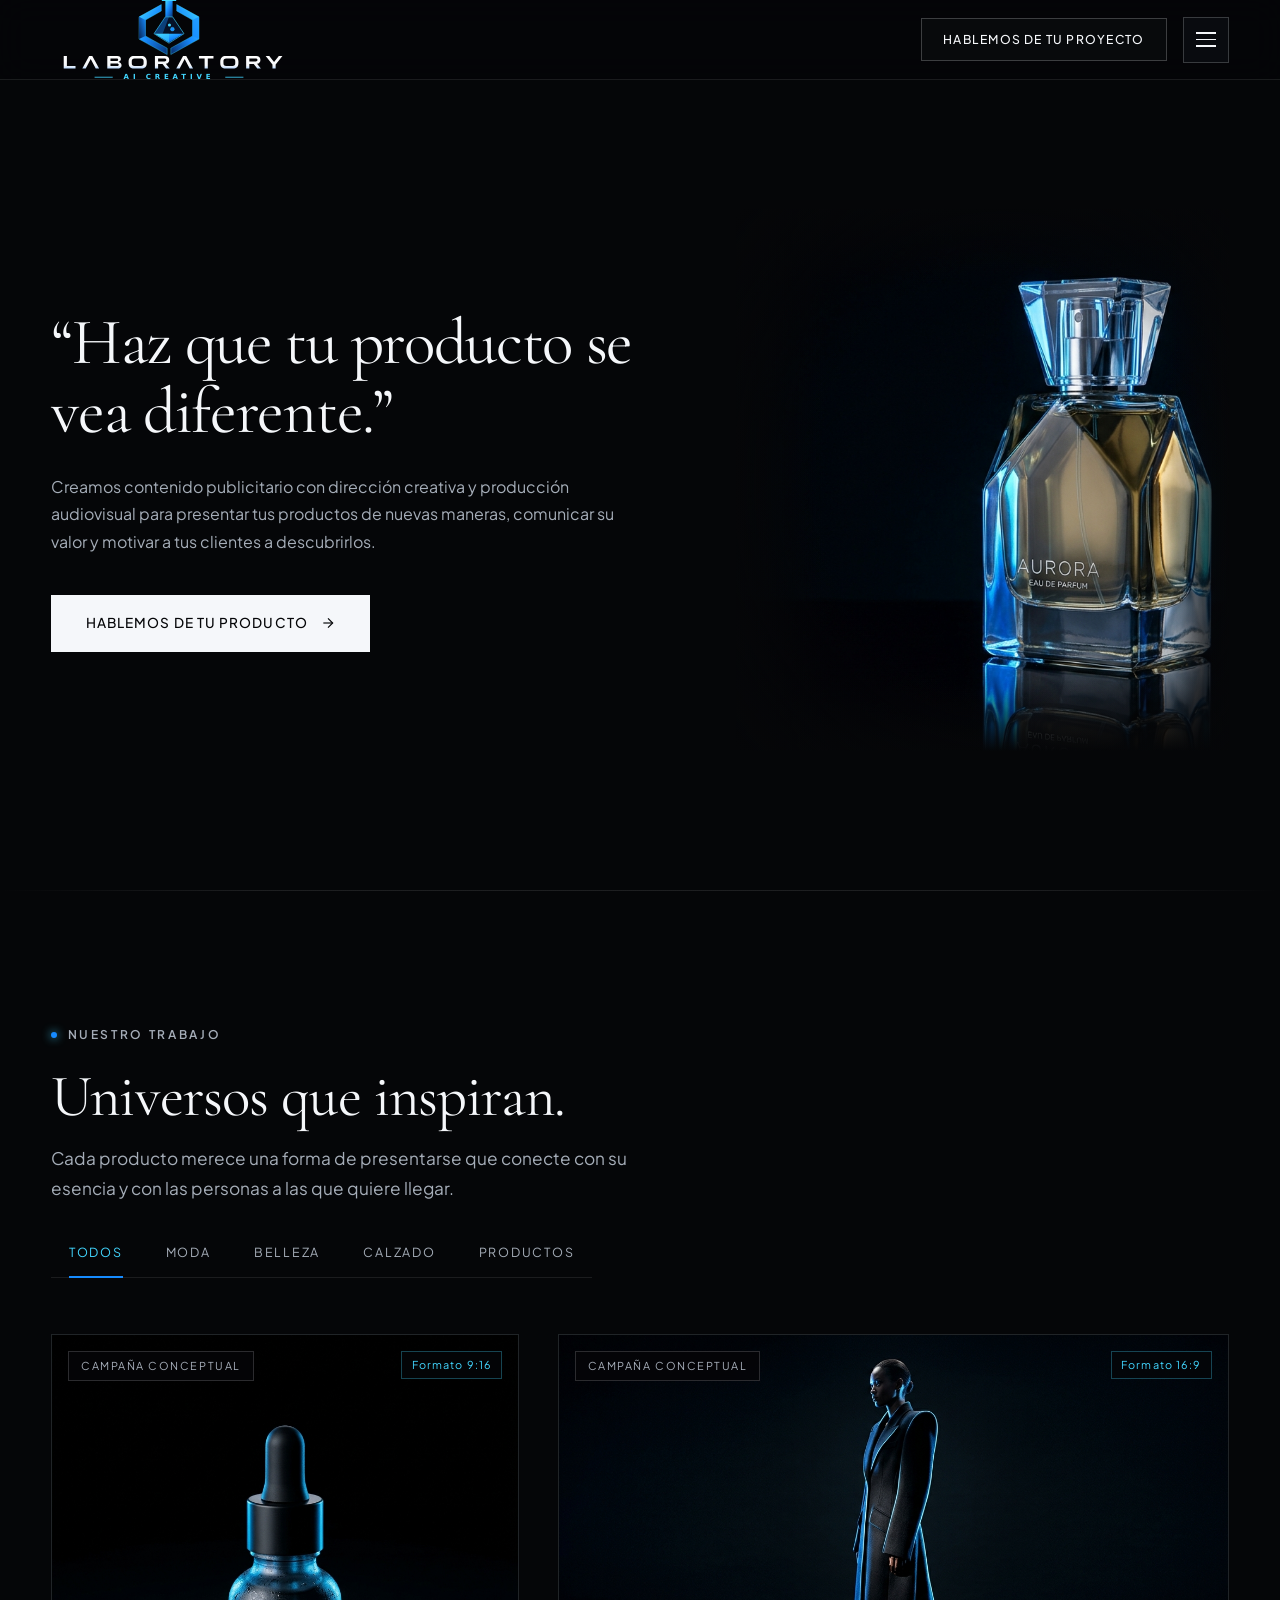
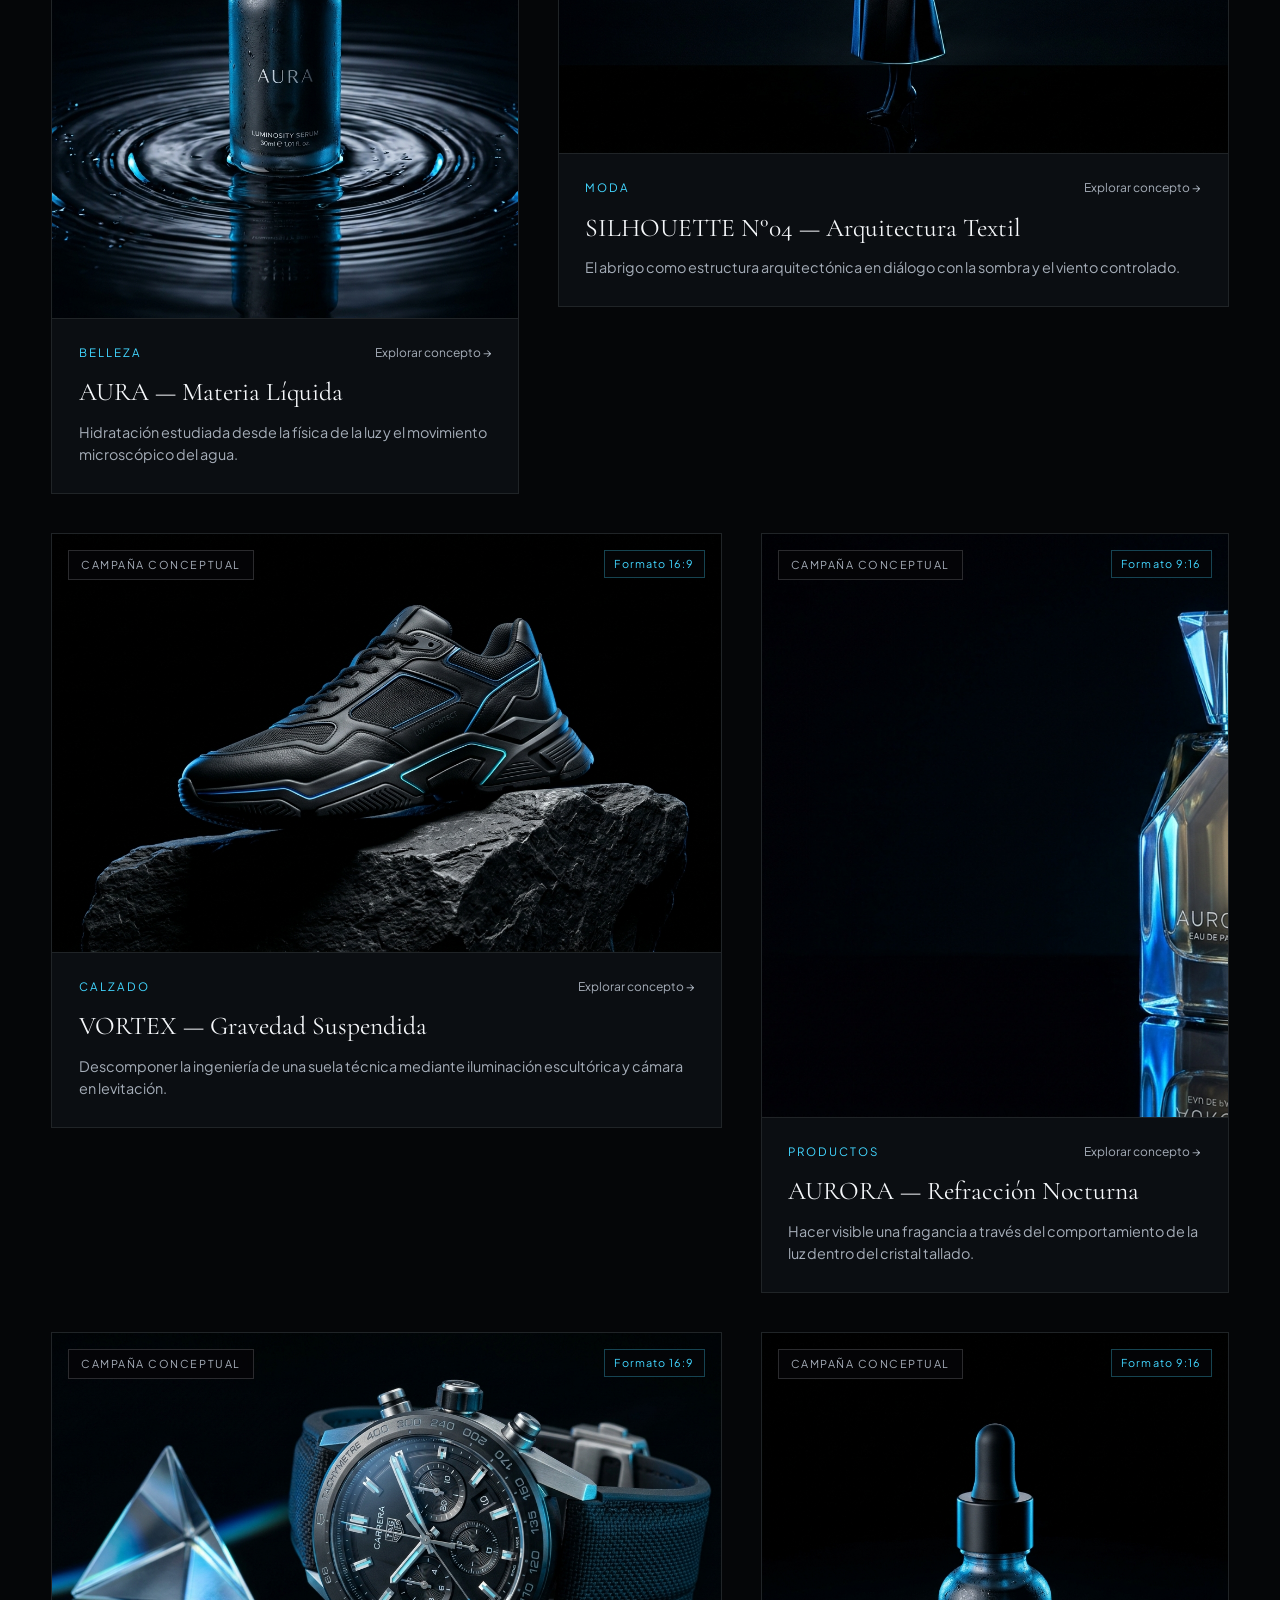
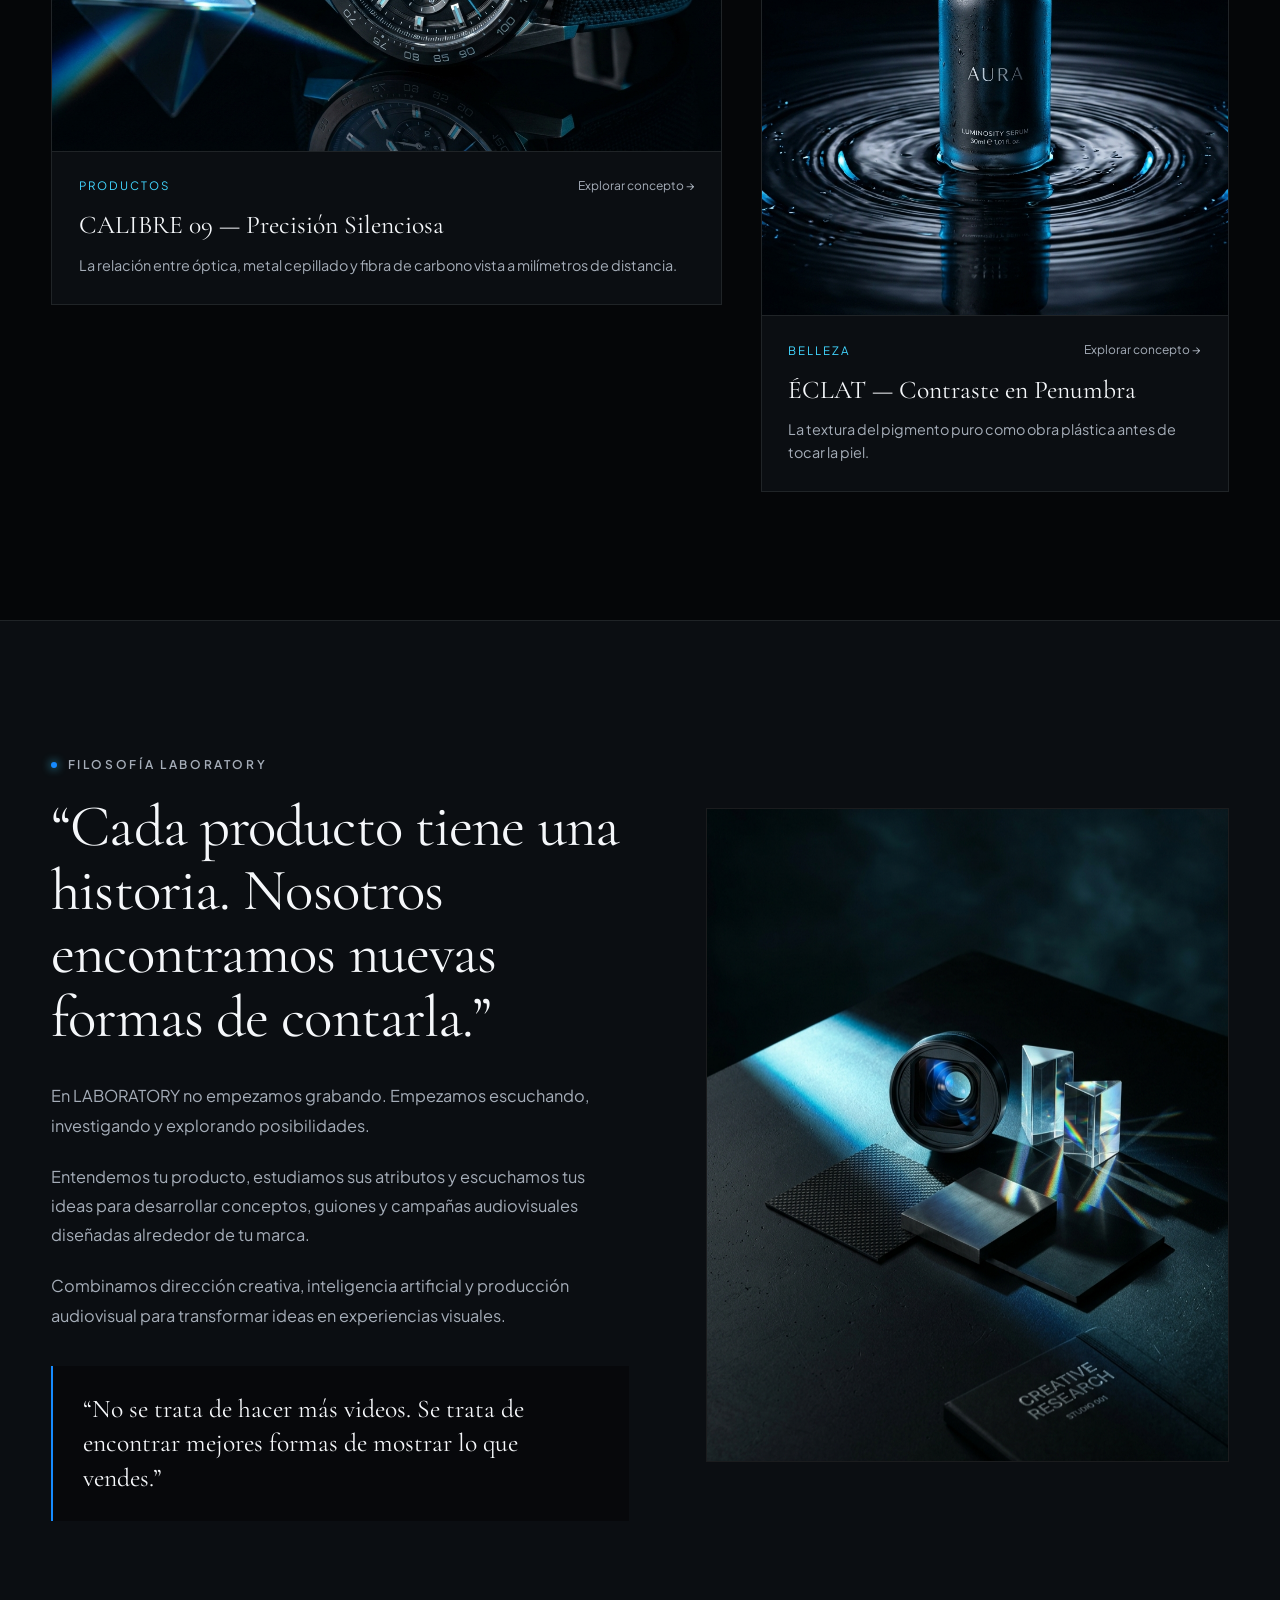
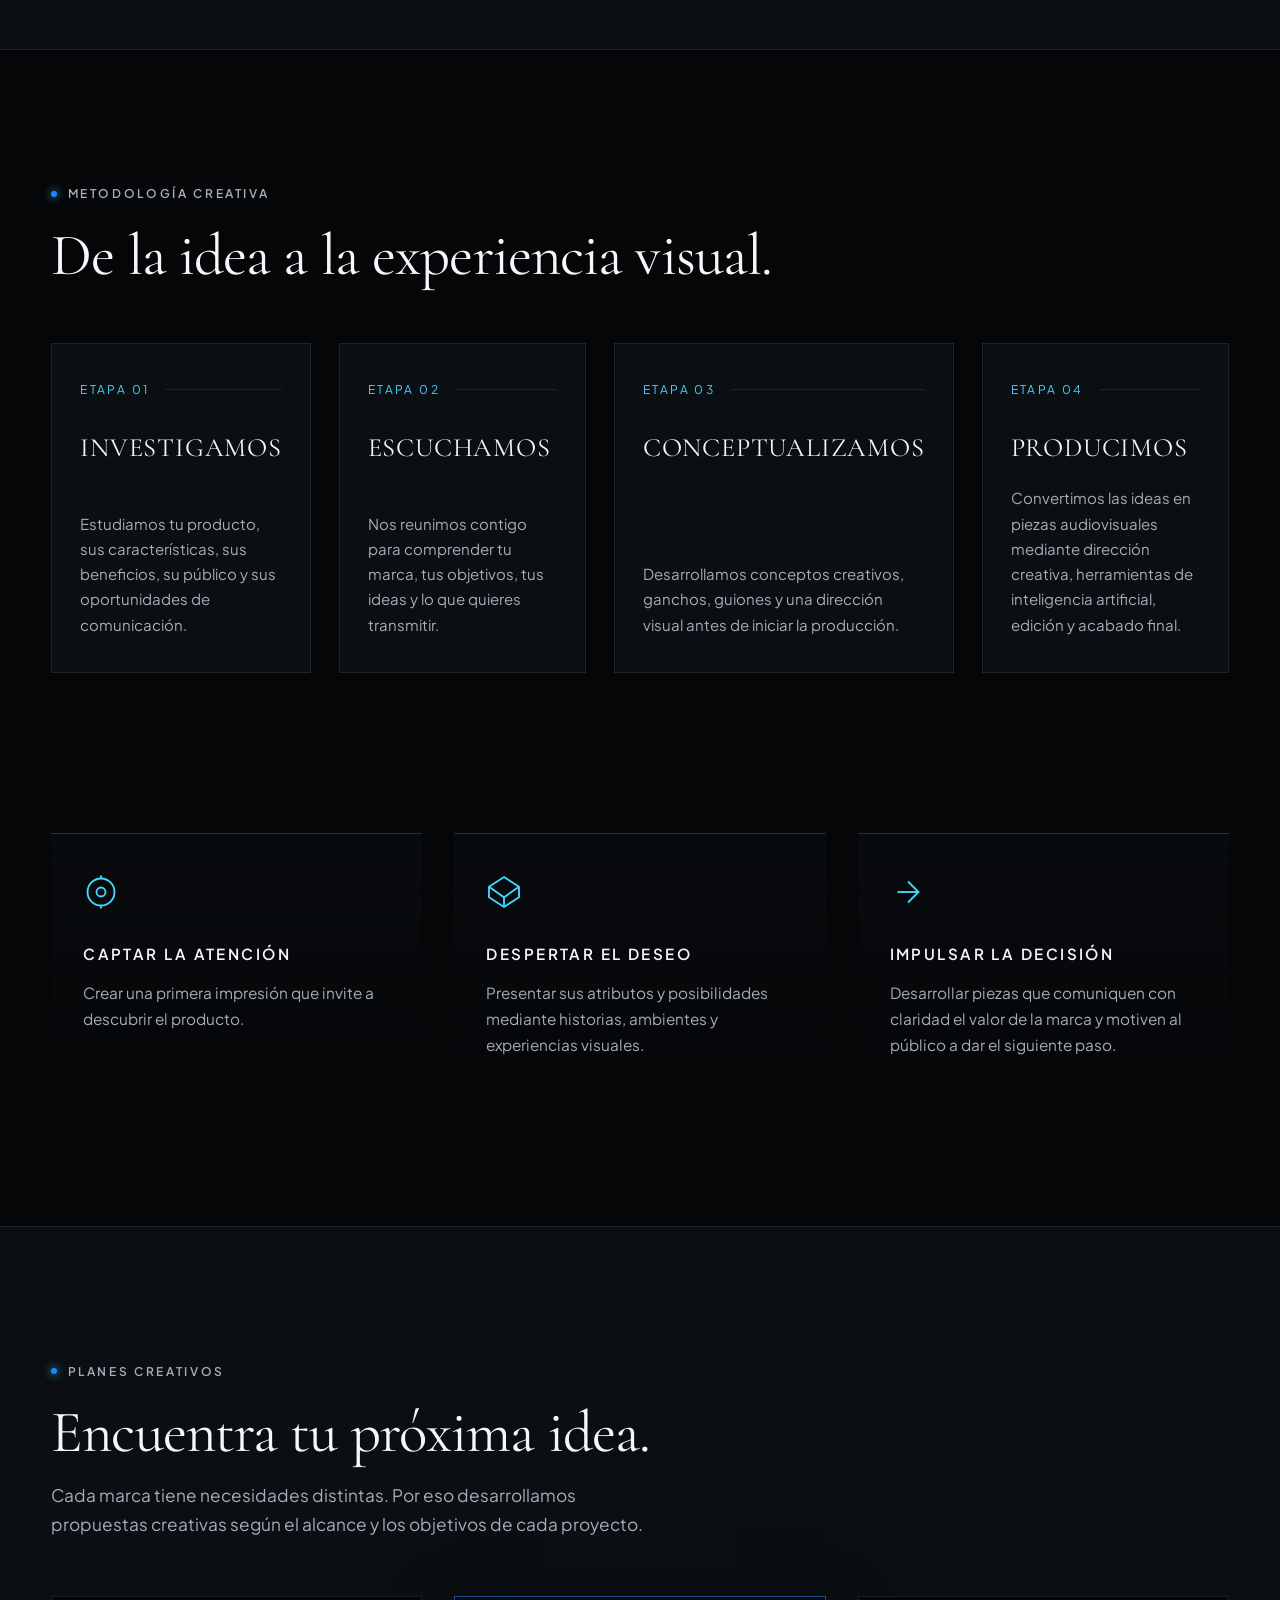
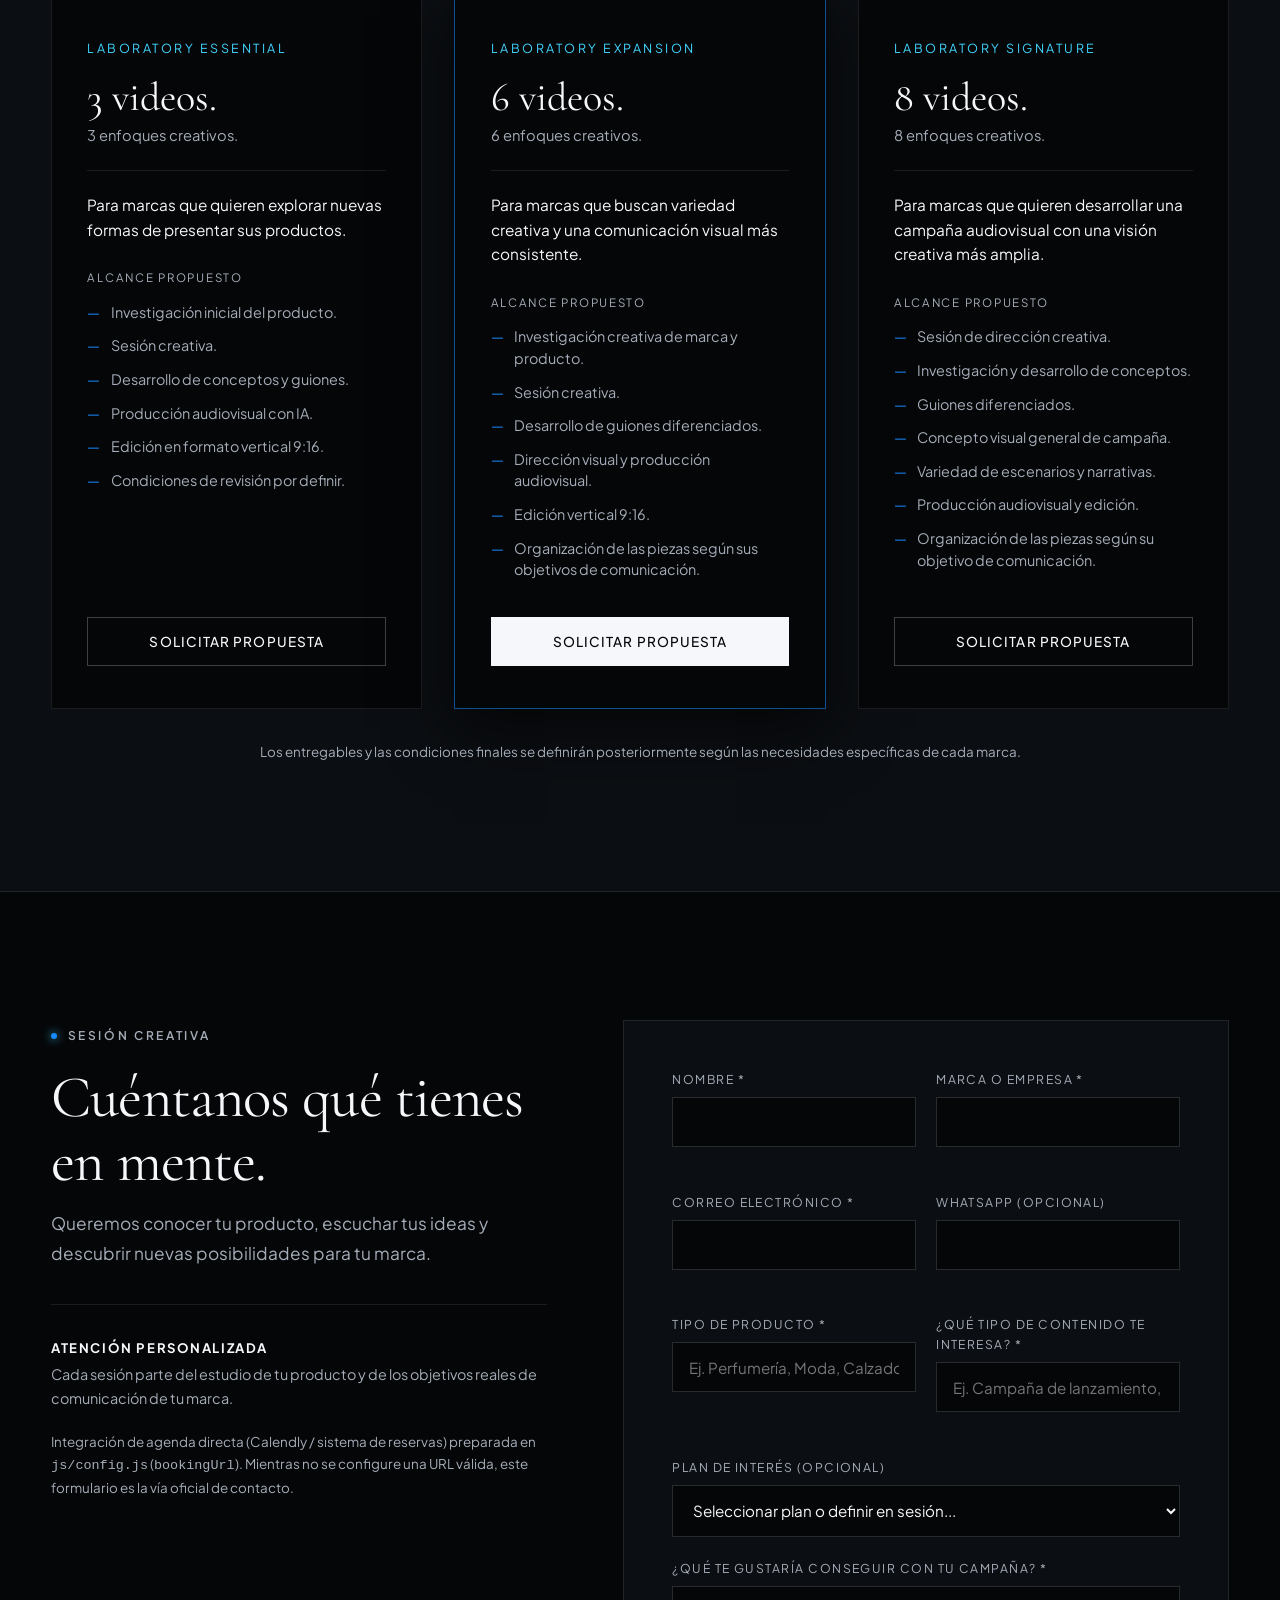
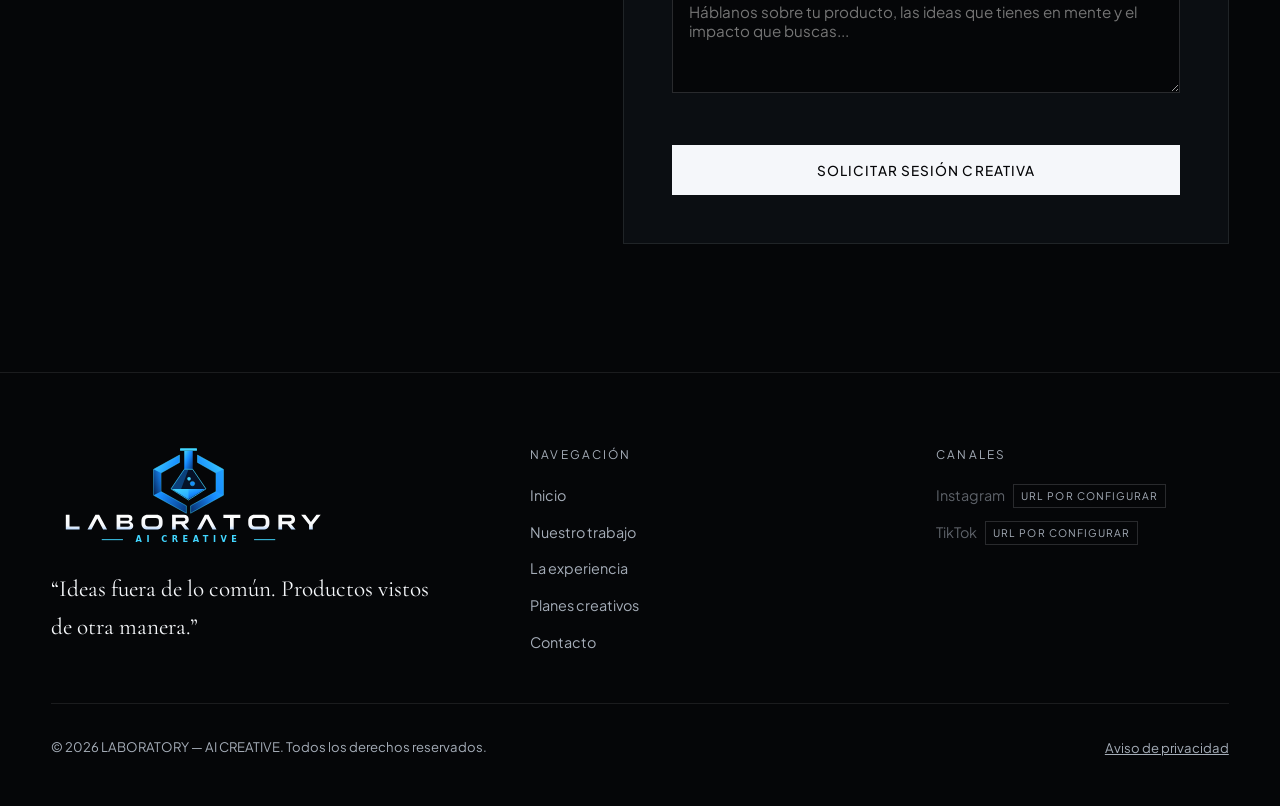
<file: index.html>
<!DOCTYPE html>
<html lang="es">
<head>
  <meta charset="UTF-8" />
  <meta name="viewport" content="width=device-width, initial-scale=1.0" />
  <title>LABORATORY — AI CREATIVE | Dirección Creativa y Producción Audiovisual</title>
  <meta
    name="description"
    content="Cada producto tiene una historia. Nosotros encontramos nuevas formas de contarla. Combinamos dirección creativa, inteligencia artificial y producción audiovisual."
  />
  <meta name="theme-color" content="#050608" />

  <!-- Tipografías Editoriales Contemporáneas -->
  <link rel="preconnect" href="https://fonts.googleapis.com" />
  <link rel="preconnect" href="https://fonts.gstatic.com" crossorigin />
  <link
    href="https://fonts.googleapis.com/css2?family=Cormorant+Garamond:ital,wght@0,400;0,500;0,600;1,400&family=Plus+Jakarta+Sans:wght@300;400;500;600&display=swap"
    rel="stylesheet"
  />

  <link rel="stylesheet" href="css/styles.css" />
</head>
<body>

  <!-- ========================================================================
       1. HEADER MINIMALISTA
       ======================================================================== -->
  <header class="site-header" id="topHeader">
    <div class="container header-inner">
      <a href="#inicio" class="brand-logo-link" aria-label="LABORATORY — AI CREATIVE, Ir a inicio">
        <span class="brand-logo-natural" data-brand-logo>
          <img
            src="assets/logo/logo-laboratory.png"
            alt="LABORATORY — AI CREATIVE"
            class="brand-logo-img"
          />
        </span>
      </a>

      <nav class="nav-desktop" id="primaryNav" aria-label="Navegación principal">
        <a href="#inicio" class="nav-link active">Inicio</a>
        <a href="#portafolio" class="nav-link">Nuestro trabajo</a>
        <a href="#experiencia" class="nav-link">La experiencia</a>
        <a href="#planes" class="nav-link">Planes creativos</a>
        <a href="#contacto" class="nav-link">Contacto</a>
      </nav>

      <div class="header-actions">
        <a href="#contacto" class="btn btn-header btn-header-desktop">
          Hablemos de tu proyecto
        </a>
        <button
          type="button"
          class="mobile-menu-btn"
          id="mobileMenuBtn"
          aria-expanded="false"
          aria-controls="primaryNav"
          aria-label="Abrir menú de navegación"
        >
          <span></span>
          <span></span>
          <span></span>
        </button>
      </div>
    </div>
  </header>

  <main>
    <!-- ======================================================================
         2. HERO PRINCIPAL
         ====================================================================== -->
    <section class="hero-section" id="inicio" aria-labelledby="heroHeadline">
      <div class="container hero-container">
        <div class="hero-layout-grid">
          <!-- Columna Editorial -->
          <div class="hero-editorial-col">
            <h1 class="hero-headline" id="heroHeadline">
              “Haz que tu producto se vea diferente.”
            </h1>

            <p class="hero-subcopy">
              Creamos contenido publicitario con dirección creativa y producción audiovisual para presentar tus productos de nuevas maneras, comunicar su valor y motivar a tus clientes a descubrirlos.
            </p>

            <div class="hero-cta-group">
              <a href="#contacto" class="btn btn-primary hero-primary-cta">
                <span>Hablemos de tu producto</span>
                <svg width="16" height="16" viewBox="0 0 24 24" fill="none" stroke="currentColor" stroke-width="1.75" aria-hidden="true">
                  <line x1="5" y1="12" x2="19" y2="12"></line>
                  <polyline points="12 5 19 12 12 19"></polyline>
                </svg>
              </a>
            </div>
          </div>

          <!-- Columna de Imagen Protagonista (Perfume Premium integrada sin superposición) -->
          <div class="hero-visual-col">
            <figure class="hero-product-showcase">
              <canvas
                id="heroFallbackCanvas"
                width="900"
                height="960"
                class="hero-product-canvas"
                aria-hidden="true"
              ></canvas>
              <img
                src="assets/images/hero-perfume.jpg"
                alt="Fotografía publicitaria hiperrealista de un perfume de lujo sobre superficie negra con reflejos azul eléctrico y cian"
                class="hero-product-img"
                width="1200"
                height="900"
                fetchpriority="high"
                onerror="this.style.display='none'"
              />
              <div class="hero-product-blend" aria-hidden="true"></div>
            </figure>
          </div>
        </div>
      </div>
    </section>

    <div class="section-divider" aria-hidden="true"></div>

    <!-- ======================================================================
         3. PORTAFOLIO — NUESTRO TRABAJO
         ====================================================================== -->
    <section class="section" id="portafolio" aria-labelledby="portfolioHeading">
      <div class="container">
        <div class="portfolio-header-row">
          <div>
            <div class="eyebrow">
              <span class="eyebrow-dot"></span>
              <span>Nuestro trabajo</span>
            </div>
            <h2 class="editorial-title" id="portfolioHeading">
              Universos que inspiran.
            </h2>
            <p class="editorial-subtitle" style="margin-top: 1rem;">
              Cada producto merece una forma de presentarse que conecte con su esencia y con las personas a las que quiere llegar.
            </p>
          </div>

          <!-- Filtros de categoría -->
          <div class="portfolio-filters" role="tablist" aria-label="Filtrar proyectos por categoría">
            <button type="button" class="filter-tab active" data-category="Todos" role="tab" aria-selected="true">
              Todos
            </button>
            <button type="button" class="filter-tab" data-category="Moda" role="tab" aria-selected="false">
              Moda
            </button>
            <button type="button" class="filter-tab" data-category="Belleza" role="tab" aria-selected="false">
              Belleza
            </button>
            <button type="button" class="filter-tab" data-category="Calzado" role="tab" aria-selected="false">
              Calzado
            </button>
            <button type="button" class="filter-tab" data-category="Productos" role="tab" aria-selected="false">
              Productos
            </button>
          </div>
        </div>

        <!-- Galería Editorial Asimétrica renderizada desde js/portfolio-data.js -->
        <div class="portfolio-editorial-grid" id="portfolioGrid"></div>
      </div>
    </section>

    <!-- ======================================================================
         4. FILOSOFÍA DE MARCA (LA EXPERIENCIA)
         ====================================================================== -->
    <section class="section philosophy-section" id="experiencia" aria-labelledby="philosophyHeading">
      <div class="container philosophy-grid">
        <div class="philosophy-narrative">
          <div class="eyebrow">
            <span class="eyebrow-dot"></span>
            <span>Filosofía LABORATORY</span>
          </div>

          <h2 class="editorial-title" id="philosophyHeading" style="margin-bottom: 2rem;">
            “Cada producto tiene una historia. Nosotros encontramos nuevas formas de contarla.”
          </h2>

          <p>
            En LABORATORY no empezamos grabando. Empezamos escuchando, investigando y explorando posibilidades.
          </p>
          <p>
            Entendemos tu producto, estudiamos sus atributos y escuchamos tus ideas para desarrollar conceptos, guiones y campañas audiovisuales diseñadas alrededor de tu marca.
          </p>
          <p>
            Combinamos dirección creativa, inteligencia artificial y producción audiovisual para transformar ideas en experiencias visuales.
          </p>

          <blockquote class="philosophy-closing-quote">
            “No se trata de hacer más videos. Se trata de encontrar mejores formas de mostrar lo que vendes.”
          </blockquote>
        </div>

        <div class="philosophy-visual-frame">
          <canvas
            id="philosophyFallbackCanvas"
            width="600"
            height="750"
            style="position:absolute;inset:0;width:100%;height:100%;object-fit:cover;"
            aria-hidden="true"
          ></canvas>
          <img
            src="assets/images/philosophy-studio.jpg"
            alt="Mesa de dirección creativa e investigación óptica en el estudio LABORATORY"
            style="position:relative;z-index:1;"
            width="800"
            height="1000"
            loading="lazy"
            onerror="this.style.display='none'"
          />
        </div>
      </div>
    </section>

    <!-- ======================================================================
         5. METODOLOGÍA CREATIVA
         ====================================================================== -->
    <section class="section" id="metodologia" aria-labelledby="methodologyHeading">
      <div class="container">
        <div class="eyebrow">
          <span class="eyebrow-dot"></span>
          <span>Metodología creativa</span>
        </div>
        <h2 class="editorial-title" id="methodologyHeading">
          De la idea a la experiencia visual.
        </h2>

        <div class="methodology-grid">
          <!-- Etapa 01 -->
          <article class="methodology-step">
            <div>
              <div class="step-num">
                <span>ETAPA 01</span>
                <span class="step-line" aria-hidden="true"></span>
              </div>
              <h3 class="step-title">INVESTIGAMOS</h3>
            </div>
            <p class="step-desc">
              Estudiamos tu producto, sus características, sus beneficios, su público y sus oportunidades de comunicación.
            </p>
          </article>

          <!-- Etapa 02 -->
          <article class="methodology-step">
            <div>
              <div class="step-num">
                <span>ETAPA 02</span>
                <span class="step-line" aria-hidden="true"></span>
              </div>
              <h3 class="step-title">ESCUCHAMOS</h3>
            </div>
            <p class="step-desc">
              Nos reunimos contigo para comprender tu marca, tus objetivos, tus ideas y lo que quieres transmitir.
            </p>
          </article>

          <!-- Etapa 03 -->
          <article class="methodology-step">
            <div>
              <div class="step-num">
                <span>ETAPA 03</span>
                <span class="step-line" aria-hidden="true"></span>
              </div>
              <h3 class="step-title">CONCEPTUALIZAMOS</h3>
            </div>
            <p class="step-desc">
              Desarrollamos conceptos creativos, ganchos, guiones y una dirección visual antes de iniciar la producción.
            </p>
          </article>

          <!-- Etapa 04 -->
          <article class="methodology-step">
            <div>
              <div class="step-num">
                <span>ETAPA 04</span>
                <span class="step-line" aria-hidden="true"></span>
              </div>
              <h3 class="step-title">PRODUCIMOS</h3>
            </div>
            <p class="step-desc">
              Convertimos las ideas en piezas audiovisuales mediante dirección creativa, herramientas de inteligencia artificial, edición y acabado final.
            </p>
          </article>
        </div>
      </div>
    </section>

    <!-- ======================================================================
         6. VALOR CREATIVO
         ====================================================================== -->
    <section class="section value-section" id="valor" aria-label="Valor creativo">
      <div class="container">
        <div class="value-grid">
          <!-- Columna 1 -->
          <article class="value-card">
            <svg class="value-icon" viewBox="0 0 24 24" fill="none" stroke="currentColor" stroke-width="1.25" aria-hidden="true">
              <circle cx="12" cy="12" r="9"></circle>
              <circle cx="12" cy="12" r="3"></circle>
              <line x1="12" y1="1" x2="12" y2="3"></line>
              <line x1="12" y1="21" x2="12" y2="23"></line>
            </svg>
            <h3 class="value-title">CAPTAR LA ATENCIÓN</h3>
            <p class="value-text">
              Crear una primera impresión que invite a descubrir el producto.
            </p>
          </article>

          <!-- Columna 2 -->
          <article class="value-card">
            <svg class="value-icon" viewBox="0 0 24 24" fill="none" stroke="currentColor" stroke-width="1.25" aria-hidden="true">
              <polygon points="12 2 22 8.5 22 15.5 12 22 2 15.5 2 8.5 12 2"></polygon>
              <line x1="12" y1="22" x2="12" y2="15.5"></line>
              <polyline points="22 8.5 12 15.5 2 8.5"></polyline>
            </svg>
            <h3 class="value-title">DESPERTAR EL DESEO</h3>
            <p class="value-text">
              Presentar sus atributos y posibilidades mediante historias, ambientes y experiencias visuales.
            </p>
          </article>

          <!-- Columna 3 -->
          <article class="value-card">
            <svg class="value-icon" viewBox="0 0 24 24" fill="none" stroke="currentColor" stroke-width="1.25" aria-hidden="true">
              <line x1="5" y1="12" x2="19" y2="12"></line>
              <polyline points="12 5 19 12 12 19"></polyline>
            </svg>
            <h3 class="value-title">IMPULSAR LA DECISIÓN</h3>
            <p class="value-text">
              Desarrollar piezas que comuniquen con claridad el valor de la marca y motiven al público a dar el siguiente paso.
            </p>
          </article>
        </div>
      </div>
    </section>

    <!-- ======================================================================
         7. PLANES CREATIVOS
         ====================================================================== -->
    <section class="section plans-section" id="planes" aria-labelledby="plansHeading">
      <div class="container">
        <div class="eyebrow">
          <span class="eyebrow-dot"></span>
          <span>Planes creativos</span>
        </div>
        <h2 class="editorial-title" id="plansHeading">
          Encuentra tu próxima idea.
        </h2>
        <p class="editorial-subtitle" style="margin-top: 1rem;">
          Cada marca tiene necesidades distintas. Por eso desarrollamos propuestas creativas según el alcance y los objetivos de cada proyecto.
        </p>

        <div class="plans-grid">
          <!-- PLAN 1: LABORATORY ESSENTIAL -->
          <article class="plan-card">
            <div>
              <div class="plan-tier-name">LABORATORY ESSENTIAL</div>
              <div class="plan-metrics">
                <div class="plan-videos">3 videos.</div>
                <div class="plan-approaches">3 enfoques creativos.</div>
              </div>
              <p class="plan-summary">
                Para marcas que quieren explorar nuevas formas de presentar sus productos.
              </p>
              <div class="plan-scope-label">Alcance propuesto</div>
              <ul class="plan-scope-list">
                <li>Investigación inicial del producto.</li>
                <li>Sesión creativa.</li>
                <li>Desarrollo de conceptos y guiones.</li>
                <li>Producción audiovisual con IA.</li>
                <li>Edición en formato vertical 9:16.</li>
                <li>Condiciones de revisión por definir.</li>
              </ul>
            </div>
            <button
              type="button"
              class="btn btn-secondary"
              data-select-plan="LABORATORY ESSENTIAL"
              style="width: 100%;"
            >
              Solicitar propuesta
            </button>
          </article>

          <!-- PLAN 2: LABORATORY EXPANSION -->
          <article class="plan-card plan-featured">
            <div>
              <div class="plan-tier-name">LABORATORY EXPANSION</div>
              <div class="plan-metrics">
                <div class="plan-videos">6 videos.</div>
                <div class="plan-approaches">6 enfoques creativos.</div>
              </div>
              <p class="plan-summary">
                Para marcas que buscan variedad creativa y una comunicación visual más consistente.
              </p>
              <div class="plan-scope-label">Alcance propuesto</div>
              <ul class="plan-scope-list">
                <li>Investigación creativa de marca y producto.</li>
                <li>Sesión creativa.</li>
                <li>Desarrollo de guiones diferenciados.</li>
                <li>Dirección visual y producción audiovisual.</li>
                <li>Edición vertical 9:16.</li>
                <li>Organización de las piezas según sus objetivos de comunicación.</li>
              </ul>
            </div>
            <button
              type="button"
              class="btn btn-primary"
              data-select-plan="LABORATORY EXPANSION"
              style="width: 100%;"
            >
              Solicitar propuesta
            </button>
          </article>

          <!-- PLAN 3: LABORATORY SIGNATURE -->
          <article class="plan-card">
            <div>
              <div class="plan-tier-name">LABORATORY SIGNATURE</div>
              <div class="plan-metrics">
                <div class="plan-videos">8 videos.</div>
                <div class="plan-approaches">8 enfoques creativos.</div>
              </div>
              <p class="plan-summary">
                Para marcas que quieren desarrollar una campaña audiovisual con una visión creativa más amplia.
              </p>
              <div class="plan-scope-label">Alcance propuesto</div>
              <ul class="plan-scope-list">
                <li>Sesión de dirección creativa.</li>
                <li>Investigación y desarrollo de conceptos.</li>
                <li>Guiones diferenciados.</li>
                <li>Concepto visual general de campaña.</li>
                <li>Variedad de escenarios y narrativas.</li>
                <li>Producción audiovisual y edición.</li>
                <li>Organización de las piezas según su objetivo de comunicación.</li>
              </ul>
            </div>
            <button
              type="button"
              class="btn btn-secondary"
              data-select-plan="LABORATORY SIGNATURE"
              style="width: 100%;"
            >
              Solicitar propuesta
            </button>
          </article>
        </div>

        <p class="plans-footnote">
          Los entregables y las condiciones finales se definirán posteriormente según las necesidades específicas de cada marca.
        </p>
      </div>
    </section>

    <!-- ======================================================================
         8. CONTACTO Y SESIÓN CREATIVA
         ====================================================================== -->
    <section class="section" id="contacto" aria-labelledby="contactHeading">
      <div class="container contact-layout">
        <div>
          <div class="eyebrow">
            <span class="eyebrow-dot"></span>
            <span>Sesión creativa</span>
          </div>
          <h2 class="editorial-title" id="contactHeading">
            Cuéntanos qué tienes en mente.
          </h2>
          <p class="editorial-subtitle" style="margin-top: 1rem;">
            Queremos conocer tu producto, escuchar tus ideas y descubrir nuevas posibilidades para tu marca.
          </p>

          <div class="contact-editorial-notes">
            <div class="contact-note-item">
              <strong>Atención personalizada</strong>
              <p>
                Cada sesión parte del estudio de tu producto y de los objetivos reales de comunicación de tu marca.
              </p>
            </div>
            <div class="contact-note-item" id="bookingIntegrationNote"></div>
          </div>
        </div>

        <div class="contact-form-panel">
          <form id="creativeSessionForm" novalidate>
            <div class="form-grid-row">
              <div class="form-field">
                <label for="fieldName">Nombre *</label>
                <input type="text" id="fieldName" name="nombre" required autocomplete="name" />
                <span class="field-error-msg" id="errName" aria-live="polite"></span>
              </div>

              <div class="form-field">
                <label for="fieldBrand">Marca o empresa *</label>
                <input type="text" id="fieldBrand" name="marca" required autocomplete="organization" />
                <span class="field-error-msg" id="errBrand" aria-live="polite"></span>
              </div>
            </div>

            <div class="form-grid-row">
              <div class="form-field">
                <label for="fieldEmail">Correo electrónico *</label>
                <input type="email" id="fieldEmail" name="correo" required autocomplete="email" />
                <span class="field-error-msg" id="errEmail" aria-live="polite"></span>
              </div>

              <div class="form-field">
                <label for="fieldWhatsapp">WhatsApp (opcional)</label>
                <input type="tel" id="fieldWhatsapp" name="whatsapp" autocomplete="tel" />
                <span class="field-error-msg"></span>
              </div>
            </div>

            <div class="form-grid-row">
              <div class="form-field">
                <label for="fieldProductType">Tipo de producto *</label>
                <input
                  type="text"
                  id="fieldProductType"
                  name="tipo_producto"
                  placeholder="Ej. Perfumería, Moda, Calzado, Cosmética..."
                  required
                />
                <span class="field-error-msg" id="errProductType" aria-live="polite"></span>
              </div>

              <div class="form-field">
                <label for="fieldContentType">¿Qué tipo de contenido te interesa? *</label>
                <input
                  type="text"
                  id="fieldContentType"
                  name="tipo_contenido"
                  placeholder="Ej. Campaña de lanzamiento, Reels 9:16, Pieza editorial 16:9..."
                  required
                />
                <span class="field-error-msg" id="errContentType" aria-live="polite"></span>
              </div>
            </div>

            <div class="form-field">
              <label for="fieldPlan">Plan de interés (opcional)</label>
              <select id="fieldPlan" name="plan_interes">
                <option value="">Seleccionar plan o definir en sesión...</option>
                <option value="LABORATORY ESSENTIAL">LABORATORY ESSENTIAL (3 videos · 3 enfoques)</option>
                <option value="LABORATORY EXPANSION">LABORATORY EXPANSION (6 videos · 6 enfoques)</option>
                <option value="LABORATORY SIGNATURE">LABORATORY SIGNATURE (8 videos · 8 enfoques)</option>
              </select>
            </div>

            <div class="form-field">
              <label for="fieldGoal">¿Qué te gustaría conseguir con tu campaña? *</label>
              <textarea
                id="fieldGoal"
                name="objetivo_campana"
                rows="4"
                required
                placeholder="Háblanos sobre tu producto, las ideas que tienes en mente y el impacto que buscas..."
              ></textarea>
              <span class="field-error-msg" id="errGoal" aria-live="polite"></span>
            </div>

            <button type="submit" class="btn btn-primary" style="width: 100%;">
              Solicitar sesión creativa
            </button>

            <div id="formStatusBox" class="form-status-box" hidden aria-live="polite"></div>
          </form>
        </div>
      </div>
    </section>
  </main>

  <!-- ========================================================================
       9. FOOTER
       ======================================================================== -->
  <footer class="site-footer">
    <div class="container">
      <div class="footer-top">
        <div>
          <a href="#inicio" class="brand-logo-link" aria-label="LABORATORY — AI CREATIVE">
            <span class="brand-logo-natural is-footer" data-brand-logo>
              <img
                src="assets/logo/logo-laboratory.png"
                alt="LABORATORY — AI CREATIVE"
                class="brand-logo-img"
              />
            </span>
          </a>
          <p class="footer-tagline">
            “Ideas fuera de lo común. Productos vistos de otra manera.”
          </p>
        </div>

        <div>
          <div class="footer-heading">Navegación</div>
          <ul class="footer-nav-list">
            <li><a href="#inicio">Inicio</a></li>
            <li><a href="#portafolio">Nuestro trabajo</a></li>
            <li><a href="#experiencia">La experiencia</a></li>
            <li><a href="#planes">Planes creativos</a></li>
            <li><a href="#contacto">Contacto</a></li>
          </ul>
        </div>

        <div>
          <div class="footer-heading">Canales</div>
          <ul class="footer-nav-list">
            <li>
              <span class="social-link-disabled" aria-disabled="true">
                Instagram <span class="pending-pill">URL por configurar</span>
              </span>
            </li>
            <li>
              <span class="social-link-disabled" aria-disabled="true">
                TikTok <span class="pending-pill">URL por configurar</span>
              </span>
            </li>
          </ul>
        </div>
      </div>

      <div class="footer-bottom">
        <span>© 2026 LABORATORY — AI CREATIVE. Todos los derechos reservados.</span>
        <button type="button" class="privacy-trigger" id="openPrivacyBtn">
          Aviso de privacidad
        </button>
      </div>
    </div>
  </footer>

  <!-- ========================================================================
       MODAL ACCESIBLE DE DETALLE DE CAMPAÑA (PORTAFOLIO)
       ======================================================================== -->
  <div class="modal-backdrop" id="projectModal" aria-hidden="true">
    <div class="modal-dialog" role="dialog" aria-modal="true" aria-labelledby="modalTitle">
      <button type="button" class="modal-close-btn" id="modalCloseBtn" aria-label="Cerrar detalle de campaña">
        ✕
      </button>
      <div class="modal-body-grid">
        <div class="modal-media-col" id="modalMediaContainer"></div>
        <div class="modal-info-col">
          <div style="display: flex; align-items: center; gap: 0.75rem; margin-bottom: 1rem;">
            <span id="modalCategory" style="font-size: 0.74rem; letter-spacing: 0.16em; text-transform: uppercase; color: var(--accent-cyan);"></span>
            <span id="modalCampaignBadge" style="font-size: 0.68rem; letter-spacing: 0.12em; text-transform: uppercase; padding: 0.2rem 0.55rem; border: 1px solid rgba(245,247,250,0.2); color: var(--text-gray);"></span>
          </div>
          <h3 id="modalTitle" class="editorial-title" style="font-size: 2rem; margin-bottom: 1rem;"></h3>
          <p id="modalConcept" style="color: var(--text-white); font-size: 1.02rem; margin-bottom: 1rem;"></p>
          <p id="modalDesc" style="color: var(--text-gray); font-size: 0.94rem; margin-bottom: 1.5rem;"></p>

          <div class="plan-scope-label">Dirección creativa y formato</div>
          <ul id="modalDirectionList" class="plan-scope-list" style="margin-bottom: 2rem;"></ul>

          <a href="#contacto" class="btn btn-primary" id="modalInquireBtn" style="width: 100%;">
            Explorar un enfoque similar para mi producto
          </a>
        </div>
      </div>
    </div>
  </div>

  <!-- ========================================================================
       MODAL ACCESIBLE DE AVISO DE PRIVACIDAD
       ======================================================================== -->
  <div class="modal-backdrop" id="privacyModal" aria-hidden="true">
    <div class="modal-dialog" role="dialog" aria-modal="true" aria-labelledby="privacyModalTitle" style="max-width: 620px; padding: 2.5rem;">
      <button type="button" class="modal-close-btn" id="closePrivacyBtn" aria-label="Cerrar aviso de privacidad">
        ✕
      </button>
      <div class="eyebrow">
        <span class="eyebrow-dot"></span>
        <span>Privacidad de datos</span>
      </div>
      <h3 id="privacyModalTitle" class="editorial-title" style="font-size: 2rem; margin-bottom: 1rem;">
        Aviso de privacidad
      </h3>
      <p style="color: var(--text-gray); font-size: 0.94rem; margin-bottom: 1rem;">
        Los datos proporcionados a través del formulario de Sesión Creativa (nombre, marca o empresa, correo electrónico, WhatsApp opcional e información sobre el producto) se utilizarán exclusivamente para evaluar tu proyecto, preparar una propuesta creativa personalizada y establecer contacto directo por parte de LABORATORY.
      </p>
      <p style="color: var(--text-gray); font-size: 0.94rem;">
        LABORATORY no comercializa ni cede información de marcas o productos a terceros. Antes de publicar el formulario en producción con un servicio de recepción activo, el propietario deberá incorporar la razón social y el correo oficial para el ejercicio de derechos de acceso, rectificación o cancelación.
      </p>
    </div>
  </div>

  <!-- Scripts modulares -->
  <script src="js/config.js"></script>
  <script src="js/portfolio-data.js"></script>
  <script src="js/app.js"></script>
</body>
</html>
</file>
<file: css/styles.css>
/* ==========================================================================
   LABORATORY — AI CREATIVE | Dirección de Arte & Sistema de Estilos Oficial
   ========================================================================== */

:root {
  /* Paleta Oficial Obligatoria */
  --bg-deep: #050608;
  --bg-secondary: #0B0E12;
  --text-white: #F5F7FA;
  --text-gray: #A5ADB8;
  --accent-blue: #168BFF;
  --accent-cyan: #42D6FF;

  /* Superficies y Bordes Editoriales */
  --surface-elevated: rgba(11, 14, 18, 0.78);
  --border-subtle: rgba(245, 247, 250, 0.09);
  --border-hover: rgba(245, 247, 250, 0.22);
  --border-accent: rgba(66, 214, 255, 0.45);

  /* Tipografía Editorial Contemporánea */
  --font-display: 'Cormorant Garamond', 'Playfair Display', Georgia, serif;
  --font-sans: 'Plus Jakarta Sans', 'Inter', -apple-system, BlinkMacSystemFont, sans-serif;
  --font-mono: 'JetBrains Mono', monospace;

  /* Transiciones discretas */
  --ease-editorial: cubic-bezier(0.22, 1, 0.36, 1);
  --header-height: 80px;
}

*,
*::before,
*::after {
  box-sizing: border-box;
  margin: 0;
  padding: 0;
}

html {
  scroll-behavior: smooth;
  scroll-padding-top: var(--header-height);
  background-color: var(--bg-deep);
  color: var(--text-white);
}

body {
  font-family: var(--font-sans);
  background-color: var(--bg-deep);
  color: var(--text-white);
  line-height: 1.65;
  overflow-x: hidden;
  -webkit-font-smoothing: antialiased;
  -moz-osx-font-smoothing: grayscale;
}

img,
video {
  display: block;
  max-width: 100%;
  height: auto;
}

a {
  color: inherit;
  text-decoration: none;
  transition: color 0.3s var(--ease-editorial), opacity 0.3s var(--ease-editorial);
}

ul {
  list-style: none;
}

button,
input,
select,
textarea {
  font-family: inherit;
  color: inherit;
}

/* Estados de foco visibles para accesibilidad con teclado */
:focus-visible {
  outline: 2px solid var(--accent-cyan);
  outline-offset: 3px;
}

/* Utilidades de Contenedor y Espaciado Editorial */
.container {
  width: 100%;
  max-width: 1340px;
  margin: 0 auto;
  padding: 0 clamp(1.25rem, 4vw, 3.5rem);
}

.section {
  padding: clamp(5rem, 10vw, 8.5rem) 0;
  position: relative;
}

.section-divider {
  height: 1px;
  width: 100%;
  background: linear-gradient(
    90deg,
    transparent 0%,
    rgba(245, 247, 250, 0.1) 20%,
    rgba(245, 247, 250, 0.1) 80%,
    transparent 100%
  );
}

/* Etiquetas y Jerarquía Tipográfica */
.eyebrow {
  display: inline-flex;
  align-items: center;
  gap: 0.65rem;
  font-size: 0.75rem;
  font-weight: 600;
  letter-spacing: 0.22em;
  text-transform: uppercase;
  color: var(--text-gray);
  margin-bottom: 1.25rem;
}

.eyebrow-dot {
  width: 6px;
  height: 6px;
  border-radius: 50%;
  background-color: var(--accent-blue);
  box-shadow: 0 0 10px var(--accent-cyan);
}

.editorial-title {
  font-family: var(--font-display);
  font-weight: 400;
  font-size: clamp(2.35rem, 4.6vw, 4.25rem);
  line-height: 1.08;
  letter-spacing: -0.015em;
  color: var(--text-white);
}

.editorial-subtitle {
  font-size: clamp(1rem, 1.35vw, 1.18rem);
  color: var(--text-gray);
  font-weight: 400;
  max-width: 620px;
  line-height: 1.7;
}

/* ==========================================================================
   Botones Premium (Uso selectivo de Azul Eléctrico y Cian)
   ========================================================================== */
.btn {
  display: inline-flex;
  align-items: center;
  justify-content: center;
  gap: 0.75rem;
  padding: 0.95rem 1.85rem;
  font-size: 0.85rem;
  font-weight: 500;
  letter-spacing: 0.08em;
  text-transform: uppercase;
  border: 1px solid transparent;
  cursor: pointer;
  transition:
    background-color 0.35s var(--ease-editorial),
    border-color 0.35s var(--ease-editorial),
    color 0.35s var(--ease-editorial),
    transform 0.35s var(--ease-editorial),
    box-shadow 0.35s var(--ease-editorial);
}

.btn-primary {
  background-color: var(--text-white);
  color: var(--bg-deep);
  border-color: var(--text-white);
}

.btn-primary:hover {
  background-color: var(--accent-blue);
  border-color: var(--accent-cyan);
  color: var(--text-white);
  box-shadow: 0 8px 30px rgba(22, 139, 255, 0.28);
  transform: translateY(-1px);
}

.btn-secondary {
  background-color: transparent;
  color: var(--text-white);
  border-color: rgba(245, 247, 250, 0.24);
}

.btn-secondary:hover {
  border-color: var(--accent-cyan);
  color: var(--accent-cyan);
  background-color: rgba(22, 139, 255, 0.05);
}

.btn-header {
  padding: 0.68rem 1.35rem;
  font-size: 0.76rem;
  letter-spacing: 0.1em;
  border: 1px solid rgba(245, 247, 250, 0.22);
  background: rgba(11, 14, 18, 0.6);
  color: var(--text-white);
}

.btn-header:hover {
  border-color: var(--accent-cyan);
  color: var(--text-white);
  box-shadow: 0 0 20px rgba(22, 139, 255, 0.22);
}

/* ==========================================================================
   6. HEADER MINIMALISTA
   ========================================================================== */
.site-header {
  position: fixed;
  top: 0;
  left: 0;
  right: 0;
  height: var(--header-height);
  z-index: 100;
  background: rgba(5, 6, 8, 0.82);
  backdrop-filter: blur(16px);
  -webkit-backdrop-filter: blur(16px);
  border-bottom: 1px solid var(--border-subtle);
  transition: background-color 0.35s var(--ease-editorial);
}

.header-inner {
  height: 100%;
  display: flex;
  align-items: center;
  justify-content: space-between;
  gap: 1.5rem;
}

/* Contenedor del Logotipo Original integrado de forma natural (sin bordes ni recuadros) */
.brand-logo-link {
  display: inline-flex;
  align-items: center;
  opacity: 0;
  animation: subtleLogoFade 0.9s var(--ease-editorial) forwards;
}

@keyframes subtleLogoFade {
  from {
    opacity: 0;
    transform: translateY(3px);
  }
  to {
    opacity: 1;
    transform: translateY(0);
  }
}

.brand-logo-natural {
  position: relative;
  display: inline-flex;
  align-items: center;
  justify-content: center;
  width: clamp(188px, 44vw, 236px);
  height: auto;
  background: transparent;
  border: none;
}

.brand-logo-natural.is-footer {
  width: clamp(220px, 52vw, 275px);
  height: auto;
}

.nav-desktop {
  position: fixed;
  top: var(--header-height);
  right: clamp(1rem, 4vw, 3.5rem);
  width: min(320px, calc(100vw - 2rem));
  background-color: rgba(11, 14, 18, 0.98);
  backdrop-filter: blur(18px);
  -webkit-backdrop-filter: blur(18px);
  border: 1px solid rgba(245, 247, 250, 0.14);
  box-shadow: 0 24px 60px rgba(0, 0, 0, 0.78);
  display: flex;
  flex-direction: column;
  align-items: flex-start;
  padding: 1.65rem 1.75rem;
  gap: 1.15rem;
  transform: translateY(-12px);
  opacity: 0;
  pointer-events: none;
  transition: transform 0.3s var(--ease-editorial), opacity 0.3s var(--ease-editorial);
}

.nav-desktop.is-open {
  transform: translateY(0);
  opacity: 1;
  pointer-events: auto;
}

.nav-link {
  font-size: 0.85rem;
  letter-spacing: 0.12em;
  text-transform: uppercase;
  color: var(--text-gray);
  position: relative;
  padding: 0.35rem 0;
  width: 100%;
}

.nav-link::after {
  content: '';
  position: absolute;
  left: 0;
  bottom: 0;
  width: 0;
  height: 1px;
  background-color: var(--accent-cyan);
  transition: width 0.35s var(--ease-editorial);
}

.nav-link:hover,
.nav-link.active {
  color: var(--text-white);
}

.nav-link:hover::after,
.nav-link.active::after {
  width: 36px;
}

.header-actions {
  display: flex;
  align-items: center;
  gap: 1rem;
}

.mobile-menu-btn {
  display: inline-flex;
  background: rgba(11, 14, 18, 0.75);
  border: 1px solid rgba(245, 247, 250, 0.2);
  width: 46px;
  height: 46px;
  align-items: center;
  justify-content: center;
  flex-direction: column;
  gap: 5px;
  cursor: pointer;
  transition: border-color 0.3s var(--ease-editorial);
}

.mobile-menu-btn:hover {
  border-color: var(--accent-cyan);
}

.mobile-menu-btn span {
  display: block;
  width: 20px;
  height: 1.5px;
  background-color: var(--text-white);
  transition: transform 0.3s var(--ease-editorial), opacity 0.3s var(--ease-editorial);
}

.mobile-menu-btn[aria-expanded="true"] span:nth-child(1) {
  transform: translateY(6.5px) rotate(45deg);
}
.mobile-menu-btn[aria-expanded="true"] span:nth-child(2) {
  opacity: 0;
}
.mobile-menu-btn[aria-expanded="true"] span:nth-child(3) {
  transform: translateY(-6.5px) rotate(-45deg);
}

/* ==========================================================================
   7. HERO PRINCIPAL — COMPOSICIÓN EDITORIAL Y CINEMATOGRÁFICA
   ========================================================================== */
.hero-section {
  position: relative;
  min-height: calc(100vh - 10px);
  padding-top: var(--header-height);
  display: flex;
  align-items: center;
  background-color: var(--bg-deep);
  overflow: hidden;
}

.hero-container {
  position: relative;
  z-index: 2;
  width: 100%;
  padding-top: clamp(2.5rem, 6vh, 4.75rem);
  padding-bottom: clamp(3rem, 7vh, 5.25rem);
}

.hero-layout-grid {
  display: grid;
  grid-template-columns: 1.12fr 0.88fr;
  align-items: center;
  gap: clamp(2rem, 4.5vw, 4.5rem);
}

.hero-editorial-col {
  max-width: 640px;
}

@keyframes heroFadeUp {
  from {
    opacity: 0;
    transform: translateY(14px);
  }
  to {
    opacity: 1;
    transform: translateY(0);
  }
}

@keyframes heroImageReveal {
  from {
    opacity: 0;
    transform: scale(0.985);
  }
  to {
    opacity: 1;
    transform: scale(1);
  }
}

.hero-headline {
  font-family: var(--font-display);
  font-weight: 400;
  font-size: clamp(2.75rem, 5.1vw, 4.65rem);
  line-height: 1.05;
  letter-spacing: -0.02em;
  color: var(--text-white);
  margin-bottom: 1.65rem;
  opacity: 0;
  animation: heroFadeUp 0.85s var(--ease-editorial) 0.08s forwards;
}

.hero-subcopy {
  font-size: clamp(1rem, 1.25vw, 1.14rem);
  color: var(--text-gray);
  max-width: 48ch;
  line-height: 1.72;
  margin-bottom: 2.5rem;
  opacity: 0;
  animation: heroFadeUp 0.85s var(--ease-editorial) 0.2s forwards;
}

.hero-cta-group {
  display: flex;
  flex-wrap: wrap;
  align-items: center;
  gap: 1.1rem;
  opacity: 0;
  animation: heroFadeUp 0.85s var(--ease-editorial) 0.32s forwards;
}

.hero-primary-cta {
  min-height: 52px;
  padding: 1rem 2.1rem;
}

.hero-primary-cta svg {
  transition: transform 0.35s var(--ease-editorial);
}

.hero-primary-cta:hover svg {
  transform: translateX(4px);
}

/* Fotografía protagonista del perfume integrada en la atmósfera #050608 */
.hero-visual-col {
  position: relative;
  display: flex;
  justify-content: center;
  align-items: center;
  opacity: 0;
  animation: heroImageReveal 1.1s var(--ease-editorial) 0.15s forwards;
}

.hero-product-showcase {
  position: relative;
  width: 100%;
  max-width: 560px;
  aspect-ratio: 10 / 11;
  background-color: var(--bg-deep);
  overflow: hidden;
}

.hero-product-canvas,
.hero-product-img {
  position: absolute;
  inset: 0;
  width: 100%;
  height: 100%;
  object-fit: cover;
  object-position: 78% center;
}

.hero-product-img {
  z-index: 1;
}

/* Fundido perimetral para que la fotografía se integre de forma orgánica en #050608 */
.hero-product-blend {
  position: absolute;
  inset: 0;
  z-index: 2;
  pointer-events: none;
  background:
    radial-gradient(ellipse 72% 74% at 54% 50%, transparent 52%, #050608 100%),
    linear-gradient(90deg, #050608 0%, transparent 18%, transparent 88%, #050608 100%),
    linear-gradient(180deg, #050608 0%, transparent 14%, transparent 86%, #050608 100%);
}

/* ==========================================================================
   8. PORTAFOLIO — NUESTRO TRABAJO (GALERÍA EDITORIAL ASIMÉTRICA)
   ========================================================================== */
.portfolio-header-row {
  display: flex;
  flex-wrap: wrap;
  align-items: flex-end;
  justify-content: space-between;
  gap: 2rem;
  margin-bottom: 3.5rem;
}

.portfolio-filters {
  display: flex;
  flex-wrap: wrap;
  gap: 0.5rem;
  border-bottom: 1px solid var(--border-subtle);
  padding-bottom: 0.5rem;
}

.filter-tab {
  background: transparent;
  border: none;
  padding: 0.55rem 1.1rem;
  font-size: 0.78rem;
  letter-spacing: 0.14em;
  text-transform: uppercase;
  color: var(--text-gray);
  cursor: pointer;
  position: relative;
  transition: color 0.3s var(--ease-editorial);
}

.filter-tab:hover {
  color: var(--text-white);
}

.filter-tab.active {
  color: var(--accent-cyan);
}

.filter-tab.active::after {
  content: '';
  position: absolute;
  left: 1.1rem;
  right: 1.1rem;
  bottom: -0.55rem;
  height: 2px;
  background-color: var(--accent-blue);
}

/* Grid Editorial Asimétrico combinando piezas verticales (4:5) y horizontales (16:9) */
.portfolio-editorial-grid {
  display: grid;
  grid-template-columns: repeat(12, 1fr);
  gap: clamp(1.5rem, 3vw, 2.5rem);
  align-items: start;
}

.portfolio-item {
  grid-column: span 6;
  background-color: var(--bg-secondary);
  border: 1px solid var(--border-subtle);
  cursor: pointer;
  position: relative;
  overflow: hidden;
  transition:
    border-color 0.4s var(--ease-editorial),
    transform 0.4s var(--ease-editorial);
}

.portfolio-item.aspect-vertical {
  grid-column: span 5;
}

.portfolio-item.aspect-horizontal {
  grid-column: span 7;
}

.portfolio-item:hover {
  border-color: var(--border-accent);
  transform: translateY(-3px);
}

.portfolio-media-wrap {
  position: relative;
  width: 100%;
  overflow: hidden;
  background-color: #07090d;
}

.portfolio-item.aspect-vertical .portfolio-media-wrap {
  aspect-ratio: 4 / 5;
}

.portfolio-item.aspect-horizontal .portfolio-media-wrap {
  aspect-ratio: 16 / 10;
}

.portfolio-media-wrap img,
.portfolio-media-wrap svg {
  width: 100%;
  height: 100%;
  object-fit: cover;
  transition: transform 0.75s var(--ease-editorial);
}

.portfolio-media-wrap img {
  position: absolute;
  inset: 0;
  z-index: 2;
}

.portfolio-item:hover .portfolio-media-wrap img,
.portfolio-item:hover .portfolio-media-wrap svg {
  transform: scale(1.03);
}

.concept-badge {
  position: absolute;
  top: 1rem;
  left: 1rem;
  z-index: 3;
  background: rgba(5, 6, 8, 0.82);
  backdrop-filter: blur(8px);
  border: 1px solid rgba(245, 247, 250, 0.16);
  padding: 0.32rem 0.75rem;
  font-size: 0.68rem;
  letter-spacing: 0.14em;
  text-transform: uppercase;
  color: var(--text-gray);
}

.format-badge {
  position: absolute;
  top: 1rem;
  right: 1rem;
  z-index: 3;
  background: rgba(5, 6, 8, 0.78);
  border: 1px solid rgba(66, 214, 255, 0.3);
  padding: 0.25rem 0.6rem;
  font-size: 0.68rem;
  letter-spacing: 0.1em;
  color: var(--accent-cyan);
}

.portfolio-caption {
  padding: 1.5rem 1.65rem 1.75rem;
  border-top: 1px solid var(--border-subtle);
}

.portfolio-meta-top {
  display: flex;
  align-items: center;
  justify-content: space-between;
  gap: 1rem;
  margin-bottom: 0.55rem;
}

.portfolio-cat {
  font-size: 0.72rem;
  letter-spacing: 0.18em;
  text-transform: uppercase;
  color: var(--accent-cyan);
}

.portfolio-explore-hint {
  font-size: 0.75rem;
  color: var(--text-gray);
  transition: color 0.3s var(--ease-editorial), transform 0.3s var(--ease-editorial);
}

.portfolio-item:hover .portfolio-explore-hint {
  color: var(--text-white);
  transform: translateX(3px);
}

.portfolio-title {
  font-family: var(--font-display);
  font-size: 1.6rem;
  font-weight: 400;
  margin-bottom: 0.45rem;
  color: var(--text-white);
}

.portfolio-concept-excerpt {
  font-size: 0.9rem;
  color: var(--text-gray);
  line-height: 1.55;
}

/* ==========================================================================
   9. FILOSOFÍA DE MARCA
   ========================================================================== */
.philosophy-section {
  background-color: var(--bg-secondary);
  border-top: 1px solid var(--border-subtle);
  border-bottom: 1px solid var(--border-subtle);
}

.philosophy-grid {
  display: grid;
  grid-template-columns: 1.05fr 0.95fr;
  gap: clamp(2.5rem, 6vw, 5.5rem);
  align-items: center;
}

.philosophy-narrative p {
  font-size: clamp(1.02rem, 1.25vw, 1.15rem);
  color: var(--text-gray);
  margin-bottom: 1.35rem;
  line-height: 1.8;
}

.philosophy-closing-quote {
  margin-top: 2.25rem;
  padding: 1.6rem 1.85rem;
  border-left: 2px solid var(--accent-blue);
  background: rgba(5, 6, 8, 0.65);
  font-family: var(--font-display);
  font-size: clamp(1.35rem, 2vw, 1.75rem);
  line-height: 1.35;
  color: var(--text-white);
}

.philosophy-visual-frame {
  position: relative;
  border: 1px solid var(--border-subtle);
  background-color: var(--bg-deep);
  overflow: hidden;
  aspect-ratio: 4 / 5;
}

.philosophy-visual-frame img {
  width: 100%;
  height: 100%;
  object-fit: cover;
}

/* ==========================================================================
   10. METODOLOGÍA LABORATORY (4 ETAPAS)
   ========================================================================== */
.methodology-grid {
  display: grid;
  grid-template-columns: repeat(4, 1fr);
  gap: 1.75rem;
  margin-top: 3.5rem;
}

.methodology-step {
  padding: 2.2rem 1.75rem;
  background-color: var(--bg-secondary);
  border: 1px solid var(--border-subtle);
  display: flex;
  flex-direction: column;
  justify-content: space-between;
  position: relative;
  transition: border-color 0.35s var(--ease-editorial);
}

.methodology-step:hover {
  border-color: rgba(66, 214, 255, 0.35);
}

.step-num {
  font-size: 0.75rem;
  letter-spacing: 0.2em;
  text-transform: uppercase;
  color: var(--accent-cyan);
  margin-bottom: 1.75rem;
  display: flex;
  align-items: center;
  justify-content: space-between;
}

.step-line {
  height: 1px;
  flex: 1;
  margin-left: 1rem;
  background-color: var(--border-subtle);
}

.step-title {
  font-family: var(--font-display);
  font-size: 1.65rem;
  font-weight: 400;
  letter-spacing: 0.03em;
  margin-bottom: 0.9rem;
  color: var(--text-white);
}

.step-desc {
  font-size: 0.94rem;
  color: var(--text-gray);
  line-height: 1.68;
}

/* ==========================================================================
   11. VALOR CREATIVO (3 PILARES CON ICONOGRAFÍA LINEAL)
   ========================================================================== */
.value-section {
  padding-top: 2rem;
}

.value-grid {
  display: grid;
  grid-template-columns: repeat(3, 1fr);
  gap: 2rem;
}

.value-card {
  padding: 2.5rem 2rem;
  border-top: 1px solid rgba(245, 247, 250, 0.16);
  background: linear-gradient(180deg, rgba(11, 14, 18, 0.55) 0%, transparent 100%);
}

.value-icon {
  width: 36px;
  height: 36px;
  color: var(--accent-cyan);
  margin-bottom: 1.5rem;
}

.value-title {
  font-size: 0.95rem;
  letter-spacing: 0.16em;
  text-transform: uppercase;
  font-weight: 600;
  margin-bottom: 0.85rem;
  color: var(--text-white);
}

.value-text {
  font-size: 0.96rem;
  color: var(--text-gray);
  line-height: 1.7;
}

/* ==========================================================================
   12. PLANES CREATIVOS (ESSENTIAL, EXPANSION, SIGNATURE)
   ========================================================================== */
.plans-section {
  background-color: var(--bg-secondary);
  border-top: 1px solid var(--border-subtle);
  border-bottom: 1px solid var(--border-subtle);
}

.plans-grid {
  display: grid;
  grid-template-columns: repeat(3, 1fr);
  gap: 2rem;
  margin-top: 3.5rem;
  align-items: stretch;
}

.plan-card {
  background-color: var(--bg-deep);
  border: 1px solid var(--border-subtle);
  padding: 2.6rem 2.2rem;
  display: flex;
  flex-direction: column;
  justify-content: space-between;
  transition: border-color 0.35s var(--ease-editorial), transform 0.35s var(--ease-editorial);
}

.plan-card.plan-featured {
  border-color: rgba(22, 139, 255, 0.55);
  box-shadow: 0 20px 60px rgba(0, 0, 0, 0.65);
}

.plan-card:hover {
  border-color: var(--accent-cyan);
  transform: translateY(-3px);
}

.plan-tier-name {
  font-size: 0.78rem;
  letter-spacing: 0.2em;
  text-transform: uppercase;
  color: var(--accent-cyan);
  margin-bottom: 1rem;
}

.plan-metrics {
  padding-bottom: 1.4rem;
  margin-bottom: 1.4rem;
  border-bottom: 1px solid var(--border-subtle);
}

.plan-videos {
  font-family: var(--font-display);
  font-size: 2.5rem;
  line-height: 1.1;
  color: var(--text-white);
}

.plan-approaches {
  font-size: 0.92rem;
  color: var(--text-gray);
  margin-top: 0.25rem;
}

.plan-summary {
  font-size: 0.96rem;
  color: var(--text-white);
  margin-bottom: 1.65rem;
  line-height: 1.6;
}

.plan-scope-label {
  font-size: 0.72rem;
  letter-spacing: 0.15em;
  text-transform: uppercase;
  color: var(--text-gray);
  margin-bottom: 0.9rem;
}

.plan-scope-list {
  display: flex;
  flex-direction: column;
  gap: 0.75rem;
  margin-bottom: 2.25rem;
}

.plan-scope-list li {
  font-size: 0.9rem;
  color: var(--text-gray);
  display: flex;
  align-items: flex-start;
  gap: 0.65rem;
  line-height: 1.5;
}

.plan-scope-list li::before {
  content: '—';
  color: var(--accent-blue);
  flex-shrink: 0;
}

.plans-footnote {
  margin-top: 2rem;
  text-align: center;
  font-size: 0.84rem;
  color: var(--text-gray);
}

/* ==========================================================================
   13. CONTACTO — SESIÓN CREATIVA
   ========================================================================== */
.contact-layout {
  display: grid;
  grid-template-columns: 0.9fr 1.1fr;
  gap: clamp(2.5rem, 6vw, 5rem);
  align-items: start;
}

.contact-editorial-notes {
  margin-top: 2.25rem;
  padding-top: 2rem;
  border-top: 1px solid var(--border-subtle);
  display: flex;
  flex-direction: column;
  gap: 1.25rem;
}

.contact-note-item strong {
  display: block;
  font-size: 0.82rem;
  letter-spacing: 0.12em;
  text-transform: uppercase;
  color: var(--text-white);
  margin-bottom: 0.3rem;
}

.contact-note-item p {
  font-size: 0.9rem;
  color: var(--text-gray);
}

.contact-form-panel {
  background-color: var(--bg-secondary);
  border: 1px solid var(--border-subtle);
  padding: clamp(1.75rem, 4vw, 3rem);
}

.form-grid-row {
  display: grid;
  grid-template-columns: 1fr 1fr;
  gap: 1.25rem;
}

.form-field {
  margin-bottom: 1.35rem;
}

.form-field label {
  display: block;
  font-size: 0.76rem;
  letter-spacing: 0.12em;
  text-transform: uppercase;
  color: var(--text-gray);
  margin-bottom: 0.5rem;
}

.form-field input,
.form-field select,
.form-field textarea {
  width: 100%;
  background-color: var(--bg-deep);
  border: 1px solid rgba(245, 247, 250, 0.15);
  padding: 0.9rem 1rem;
  font-size: 0.95rem;
  color: var(--text-white);
  transition: border-color 0.25s var(--ease-editorial);
}

.form-field input:focus,
.form-field select:focus,
.form-field textarea:focus {
  outline: none;
  border-color: var(--accent-cyan);
}

.form-field input.has-error,
.form-field select.has-error,
.form-field textarea.has-error {
  border-color: #ff5c77;
}

.field-error-msg {
  display: block;
  font-size: 0.78rem;
  color: #ff8096;
  margin-top: 0.35rem;
  min-height: 1.1rem;
}

.form-status-box {
  margin-top: 1.5rem;
  padding: 1.25rem 1.4rem;
  border: 1px solid var(--border-subtle);
  background-color: var(--bg-deep);
  font-size: 0.9rem;
  line-height: 1.6;
}

.form-status-box.is-pending-config {
  border-color: var(--accent-cyan);
}

.form-status-box.is-error {
  border-color: #ff5c77;
  color: #ffb3c0;
}

/* ==========================================================================
   14. FOOTER
   ========================================================================== */
.site-footer {
  background-color: var(--bg-deep);
  border-top: 1px solid var(--border-subtle);
  padding: 4.5rem 0 3rem;
}

.footer-top {
  display: grid;
  grid-template-columns: 1.2fr 1fr 0.8fr;
  gap: 2.5rem;
  padding-bottom: 3rem;
  border-bottom: 1px solid var(--border-subtle);
}

.footer-tagline {
  font-family: var(--font-display);
  font-size: 1.45rem;
  color: var(--text-white);
  margin-top: 1.1rem;
  max-width: 380px;
}

.footer-heading {
  font-size: 0.74rem;
  letter-spacing: 0.18em;
  text-transform: uppercase;
  color: var(--text-gray);
  margin-bottom: 1.1rem;
}

.footer-nav-list {
  display: flex;
  flex-direction: column;
  gap: 0.65rem;
}

.footer-nav-list a {
  font-size: 0.9rem;
  color: var(--text-gray);
}

.footer-nav-list a:hover {
  color: var(--text-white);
}

.social-link-disabled {
  display: inline-flex;
  align-items: center;
  gap: 0.5rem;
  font-size: 0.9rem;
  color: rgba(165, 173, 184, 0.55);
  cursor: not-allowed;
}

.pending-pill {
  font-size: 0.65rem;
  letter-spacing: 0.1em;
  text-transform: uppercase;
  padding: 0.15rem 0.45rem;
  border: 1px solid rgba(245, 247, 250, 0.15);
  color: var(--text-gray);
}

.footer-bottom {
  padding-top: 2rem;
  display: flex;
  flex-wrap: wrap;
  align-items: center;
  justify-content: space-between;
  gap: 1rem;
  font-size: 0.82rem;
  color: var(--text-gray);
}

.privacy-trigger {
  background: none;
  border: none;
  color: var(--text-gray);
  text-decoration: underline;
  cursor: pointer;
  font-size: 0.82rem;
}

.privacy-trigger:hover {
  color: var(--accent-cyan);
}

/* ==========================================================================
   MODAL ACCESIBLE DE DETALLE DE CAMPAÑA Y AVISO DE PRIVACIDAD
   ========================================================================== */
.modal-backdrop {
  position: fixed;
  inset: 0;
  z-index: 200;
  background: rgba(5, 6, 8, 0.88);
  backdrop-filter: blur(14px);
  display: flex;
  align-items: center;
  justify-content: center;
  padding: 1.5rem;
  opacity: 0;
  pointer-events: none;
  transition: opacity 0.35s var(--ease-editorial);
}

.modal-backdrop.is-open {
  opacity: 1;
  pointer-events: auto;
}

.modal-dialog {
  background-color: var(--bg-secondary);
  border: 1px solid rgba(245, 247, 250, 0.16);
  max-width: 960px;
  width: 100%;
  max-height: 90vh;
  overflow-y: auto;
  position: relative;
}

.modal-close-btn {
  position: sticky;
  top: 1rem;
  float: right;
  margin: 1rem 1rem 0 0;
  z-index: 10;
  width: 40px;
  height: 40px;
  background: rgba(5, 6, 8, 0.85);
  border: 1px solid rgba(245, 247, 250, 0.25);
  color: var(--text-white);
  cursor: pointer;
}

.modal-close-btn:hover {
  border-color: var(--accent-cyan);
  color: var(--accent-cyan);
}

.modal-body-grid {
  display: grid;
  grid-template-columns: 1fr 1fr;
  clear: both;
}

.modal-media-col {
  background-color: var(--bg-deep);
  display: flex;
  align-items: center;
  justify-content: center;
  min-height: 360px;
  border-right: 1px solid var(--border-subtle);
}

.modal-info-col {
  padding: 2.5rem 2.25rem;
}

/* ==========================================================================
   16. RESPONSIVE Y ACCESIBILIDAD MÓVIL
   ========================================================================== */
@media (max-width: 1024px) {
  .hero-layout-grid {
    grid-template-columns: 1fr;
    gap: 2.5rem;
  }
  .hero-editorial-col {
    max-width: 600px;
  }
  .hero-product-showcase {
    max-width: 480px;
    aspect-ratio: 16 / 13;
  }
  .methodology-grid {
    grid-template-columns: repeat(2, 1fr);
  }
  .plans-grid,
  .value-grid {
    grid-template-columns: 1fr;
  }
  .philosophy-grid,
  .contact-layout,
  .modal-body-grid {
    grid-template-columns: 1fr;
  }
  .portfolio-item.aspect-vertical,
  .portfolio-item.aspect-horizontal {
    grid-column: span 6;
  }
}

@media (max-width: 768px) {
  .mobile-menu-btn {
    display: inline-flex;
  }

  .btn-header-desktop {
    display: none;
  }

  .nav-desktop {
    position: fixed;
    top: var(--header-height);
    left: 0;
    right: 0;
    background-color: var(--bg-secondary);
    border-bottom: 1px solid var(--border-subtle);
    flex-direction: column;
    align-items: flex-start;
    padding: 1.75rem 1.5rem;
    gap: 1.25rem;
    transform: translateY(-120%);
    opacity: 0;
    pointer-events: none;
    transition: transform 0.35s var(--ease-editorial), opacity 0.35s var(--ease-editorial);
  }

  .nav-desktop.is-open {
    transform: translateY(0);
    opacity: 1;
    pointer-events: auto;
  }

  .hero-section {
    min-height: auto;
  }

  .hero-container {
    padding-top: 2.25rem;
    padding-bottom: 3rem;
  }

  .hero-headline {
    font-size: clamp(2.1rem, 7.6vw, 2.85rem);
    line-height: 1.08;
    margin-bottom: 1.15rem;
  }

  .hero-subcopy {
    font-size: 0.98rem;
    line-height: 1.65;
    max-width: 44ch;
    margin-bottom: 1.85rem;
  }

  .hero-primary-cta {
    width: 100%;
    justify-content: center;
  }

  .hero-product-showcase {
    max-width: 100%;
    aspect-ratio: 4 / 4;
  }

  .portfolio-item.aspect-vertical,
  .portfolio-item.aspect-horizontal {
    grid-column: span 12;
  }

  .methodology-grid,
  .form-grid-row,
  .footer-top {
    grid-template-columns: 1fr;
  }
}

/* Respeto estricto a prefers-reduced-motion */
@media (prefers-reduced-motion: reduce) {
  *,
  *::before,
  *::after {
    animation-duration: 0.01ms !important;
    animation-iteration-count: 1 !important;
    transition-duration: 0.01ms !important;
    scroll-behavior: auto !important;
  }
  .hero-headline,
  .hero-subcopy,
  .hero-cta-group,
  .hero-visual-col {
    opacity: 1 !important;
    transform: none !important;
  }
}
</file>
